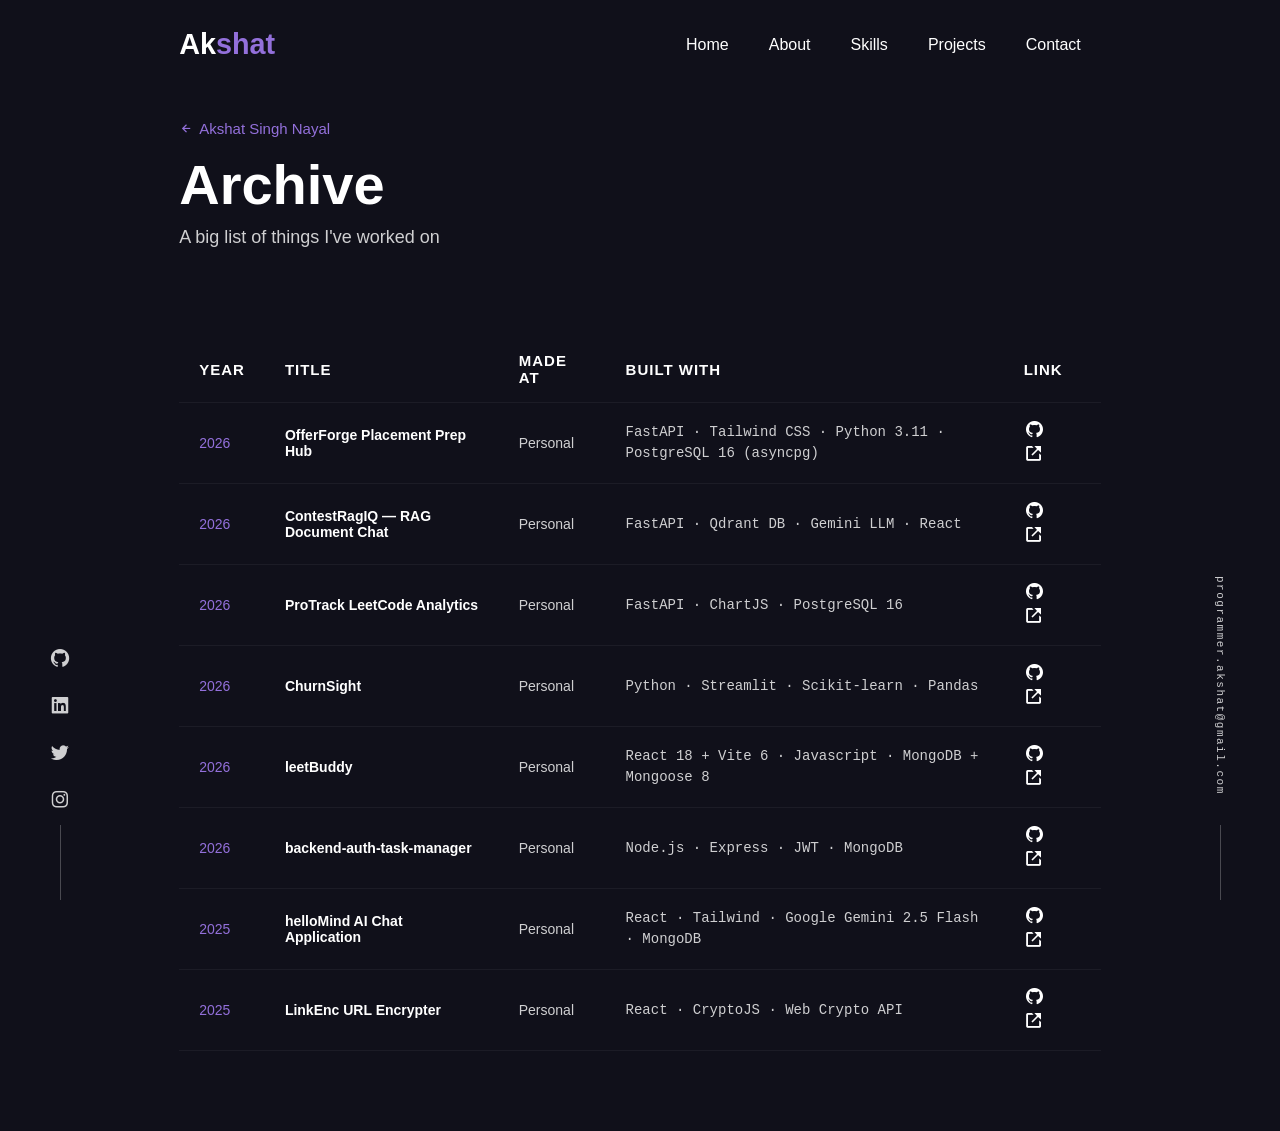
<file: akshat/archive.html>
<!DOCTYPE html>
<html lang="en">

<head>
  <meta charset="UTF-8">
  <meta http-equiv="X-UA-Compatible" content="IE=edge">
  <meta name="viewport" content="width=device-width, initial-scale=1.0">
  <meta name="description"
    content="Archive of projects built by Akshat Singh Nayal, featuring backend engineering, AI, and full-stack systems." />
  <meta name="robots" content="index, follow" />
  <link rel="canonical" href="https://akshatnayal.dev/archive.html" />

  <!-- Open Graph -->
  <meta property="og:title" content="Archive | Akshat Singh Nayal" />
  <meta property="og:description"
    content="Archive of projects built by Akshat Singh Nayal, featuring backend engineering, AI, and full-stack systems." />
  <meta property="og:url" content="https://akshatnayal.dev/archive.html" />
  <meta property="og:type" content="website" />
  <meta property="og:image" content="https://akshatnayal.dev/img/social-preview.png" />

  <!-- Twitter -->
  <meta name="twitter:card" content="summary_large_image" />
  <meta name="twitter:title" content="Archive | Akshat Singh Nayal" />
  <meta name="twitter:description" content="Archive of projects built by Akshat Singh Nayal." />
  <meta name="twitter:image" content="https://akshatnayal.dev/img/social-preview.png" />

  <!-- Structured Data JSON-LD -->
  <script type="application/ld+json">
  {
    "@context": "https://schema.org",
    "@type": "ItemPage",
    "name": "Archive of Projects - Akshat Singh Nayal",
    "description": "Comprehensive list of backend development, full-stack, and AI projects built by Akshat Singh Nayal.",
    "url": "https://akshatnayal.dev/archive.html",
    "author": {
      "@type": "Person",
      "name": "Akshat Singh Nayal"
    }
  }
  </script>

  <!-- Icon -->
  <link type="image/png" sizes="16x16" rel="icon" href="assets/anime.png">
  <!-- External CSS Link -->
  <link rel="stylesheet" type="text/css" href="assets/styles.css?v=9">

  <!-- Boxicons Script -->
  <link rel="stylesheet" href="https://unpkg.com/boxicons@latest/css/boxicons.min.css">

  <!-- Google Fonts Link -->
  <link rel="preconnect" href="https://fonts.googleapis.com">
  <link rel="preconnect" href="https://fonts.gstatic.com" crossorigin>
  <link href="https://fonts.googleapis.com/css2?family=Bangers&family=Kosugi+Maru&display=swap" rel="stylesheet">

  <title>Archive | Akshat Singh Nayal</title>
</head>

<body class="archive-page">
  <!-- Start of Header -->
  <header>
    <a href="index.html" class="logo">Ak<span>shat</span></a>
    <div class="bx bx-menu" id="menu-icon"></div>

    <ul class="navbar">
      <li><a href="index.html#home">Home</a></li>
      <li><a href="index.html#about">About</a></li>
      <li><a href="index.html#services">Skills</a></li>
      <li><a href="index.html#projects">Projects</a></li>
      <li><a href="index.html#contact">Contact</a></li>
    </ul>
  </header>
  <!-- End of Header -->

  <!-- Archive Content Section -->
  <section class="archive-section">
    <div class="archive-header">
      <a href="index.html#projects" class="back-link"><i class='bx bx-left-arrow-alt'></i> Akshat Singh Nayal</a>
      <h1>Archive</h1>
      <p class="subtitle">A big list of things I've worked on</p>
    </div>

    <div class="table-container">
      <table class="archive-table">
        <thead>
          <tr>
            <th>Year</th>
            <th>Title</th>
            <th class="hide-mobile">Made at</th>
            <th>Built with</th>
            <th>Link</th>
          </tr>
        </thead>
        <tbody>
          <!-- 2026 -->
          <tr>
            <td class="year-column">2026</td>
            <td class="title-column">OfferForge Placement Prep Hub</td>
            <td class="made-column hide-mobile">Personal</td>
            <td class="tech-column">FastAPI &middot; Tailwind CSS &middot; Python 3.11 &middot; PostgreSQL 16 (asyncpg)
            </td>
            <td class="links-column">
              <a href="https://github.com/AkshatSinghNayal/OfferForge" target="_blank" rel="noopener noreferrer"
                aria-label="GitHub"><i class='bx bxl-github'></i></a>
              <a href="https://offerforgeai.vercel.app/" target="_blank" rel="noopener noreferrer"
                aria-label="Live Demo"><i class='bx bx-link-external'></i></a>
            </td>
          </tr>
          <tr>
            <td class="year-column">2026</td>
            <td class="title-column">ContestRagIQ — RAG Document Chat</td>
            <td class="made-column hide-mobile">Personal</td>
            <td class="tech-column">FastAPI &middot; Qdrant DB &middot; Gemini LLM &middot; React</td>
            <td class="links-column">
              <a href="https://github.com/AkshatSinghNayal/ragFastAPI" target="_blank" rel="noopener noreferrer"
                aria-label="GitHub"><i class='bx bxl-github'></i></a>
              <a href="https://contextragiq.vercel.app/" target="_blank" rel="noopener noreferrer"
                aria-label="Live Demo"><i class='bx bx-link-external'></i></a>
            </td>
          </tr>
          <tr>
            <td class="year-column">2026</td>
            <td class="title-column">ProTrack LeetCode Analytics</td>
            <td class="made-column hide-mobile">Personal</td>
            <td class="tech-column">FastAPI &middot; ChartJS &middot; PostgreSQL 16</td>
            <td class="links-column">
              <a href="https://github.com/AkshatSinghNayal/leet-tracker" target="_blank" rel="noopener noreferrer"
                aria-label="GitHub"><i class='bx bxl-github'></i></a>
              <a href="https://protrack-kar.vercel.app/" target="_blank" rel="noopener noreferrer"
                aria-label="Live Demo"><i class='bx bx-link-external'></i></a>
            </td>
          </tr>
          <tr>
            <td class="year-column">2026</td>
            <td class="title-column">ChurnSight</td>
            <td class="made-column hide-mobile">Personal</td>
            <td class="tech-column">Python &middot; Streamlit &middot; Scikit-learn &middot; Pandas</td>
            <td class="links-column">
              <a href="https://github.com/AkshatSinghNayal/customer-churn-prediction" target="_blank"
                rel="noopener noreferrer" aria-label="GitHub"><i class='bx bxl-github'></i></a>
              <a href="https://codecurated04.vercel.app/" target="_blank" rel="noopener noreferrer"
                aria-label="Live Demo"><i class='bx bx-link-external'></i></a>
            </td>
          </tr>
          <tr>
            <td class="year-column">2026</td>
            <td class="title-column">leetBuddy</td>
            <td class="made-column hide-mobile">Personal</td>
            <td class="tech-column">React 18 + Vite 6 &middot; Javascript &middot; MongoDB + Mongoose 8</td>
            <td class="links-column">
              <a href="https://github.com/AkshatSinghNayal/LeetCodeHelper" target="_blank" rel="noopener noreferrer"
                aria-label="GitHub"><i class='bx bxl-github'></i></a>
              <a href="https://leet-code-helper.vercel.app/" target="_blank" rel="noopener noreferrer"
                aria-label="Live Demo"><i class='bx bx-link-external'></i></a>
            </td>
          </tr>
          <tr>
            <td class="year-column">2026</td>
            <td class="title-column">backend-auth-task-manager</td>
            <td class="made-column hide-mobile">Personal</td>
            <td class="tech-column">Node.js &middot; Express &middot; JWT &middot; MongoDB</td>
            <td class="links-column">
              <a href="https://github.com/AkshatSinghNayal/backend-auth-task-manager" target="_blank"
                rel="noopener noreferrer" aria-label="GitHub"><i class='bx bxl-github'></i></a>
              <a href="https://backend-auth-task-manager.vercel.app/" target="_blank" rel="noopener noreferrer"
                aria-label="Live Demo"><i class='bx bx-link-external'></i></a>
            </td>
          </tr>

          <!-- 2025 -->
          <tr>
            <td class="year-column">2025</td>
            <td class="title-column">helloMind AI Chat Application</td>
            <td class="made-column hide-mobile">Personal</td>
            <td class="tech-column">React &middot; Tailwind &middot; Google Gemini 2.5 Flash &middot; MongoDB</td>
            <td class="links-column">
              <a href="https://github.com/AkshatSinghNayal/helloMind" target="_blank" rel="noopener noreferrer"
                aria-label="GitHub"><i class='bx bxl-github'></i></a>
              <a href="https://sih-project-2025-bsvw.onrender.com" target="_blank" rel="noopener noreferrer"
                aria-label="Live Demo"><i class='bx bx-link-external'></i></a>
            </td>
          </tr>
          <tr>
            <td class="year-column">2025</td>
            <td class="title-column">LinkEnc URL Encrypter</td>
            <td class="made-column hide-mobile">Personal</td>
            <td class="tech-column">React &middot; CryptoJS &middot; Web Crypto API</td>
            <td class="links-column">
              <a href="https://github.com/AkshatSinghNayal/Python_Link_Encryption_Project" target="_blank"
                rel="noopener noreferrer" aria-label="GitHub"><i class='bx bxl-github'></i></a>
              <a href="https://linkenc.vercel.app/" target="_blank" rel="noopener noreferrer" aria-label="Live Demo"><i
                  class='bx bx-link-external'></i></a>
            </td>
          </tr>
        </tbody>
      </table>
    </div>
  </section>



  <!-- Fixed Sidebars -->
  <div class="left-social-sidebar">
    <ul class="sidebar-socials">
      <li><a href="https://github.com/AkshatSinghNayal" target="_blank" rel="noopener noreferrer" aria-label="GitHub"><i
            class='bx bxl-github'></i></a></li>
      <li><a href="https://linkedin.com/in/akshatnayal/" target="_blank" rel="noopener noreferrer"
          aria-label="LinkedIn"><i class='bx bxl-linkedin-square'></i></a></li>
      <li><a href="https://x.com/Akshat_Nayal" target="_blank" rel="noopener noreferrer" aria-label="X (Twitter)"><i
            class='bx bxl-twitter'></i></a></li>
      <li><a href="https://instagram.com/programmer__19" target="_blank" rel="noopener noreferrer"
          aria-label="Instagram"><i class='bx bxl-instagram'></i></a></li>
    </ul>
    <div class="sidebar-line"></div>
  </div>

  <div class="right-email-sidebar">
    <a href="mailto:programmer.akshat@gmail.com" class="sidebar-email">programmer.akshat@gmail.com</a>
    <div class="sidebar-line"></div>
  </div>

  <!-- JS Script Link -->
  <script src="assets/script.js"></script>
</body>

</html>
</file>
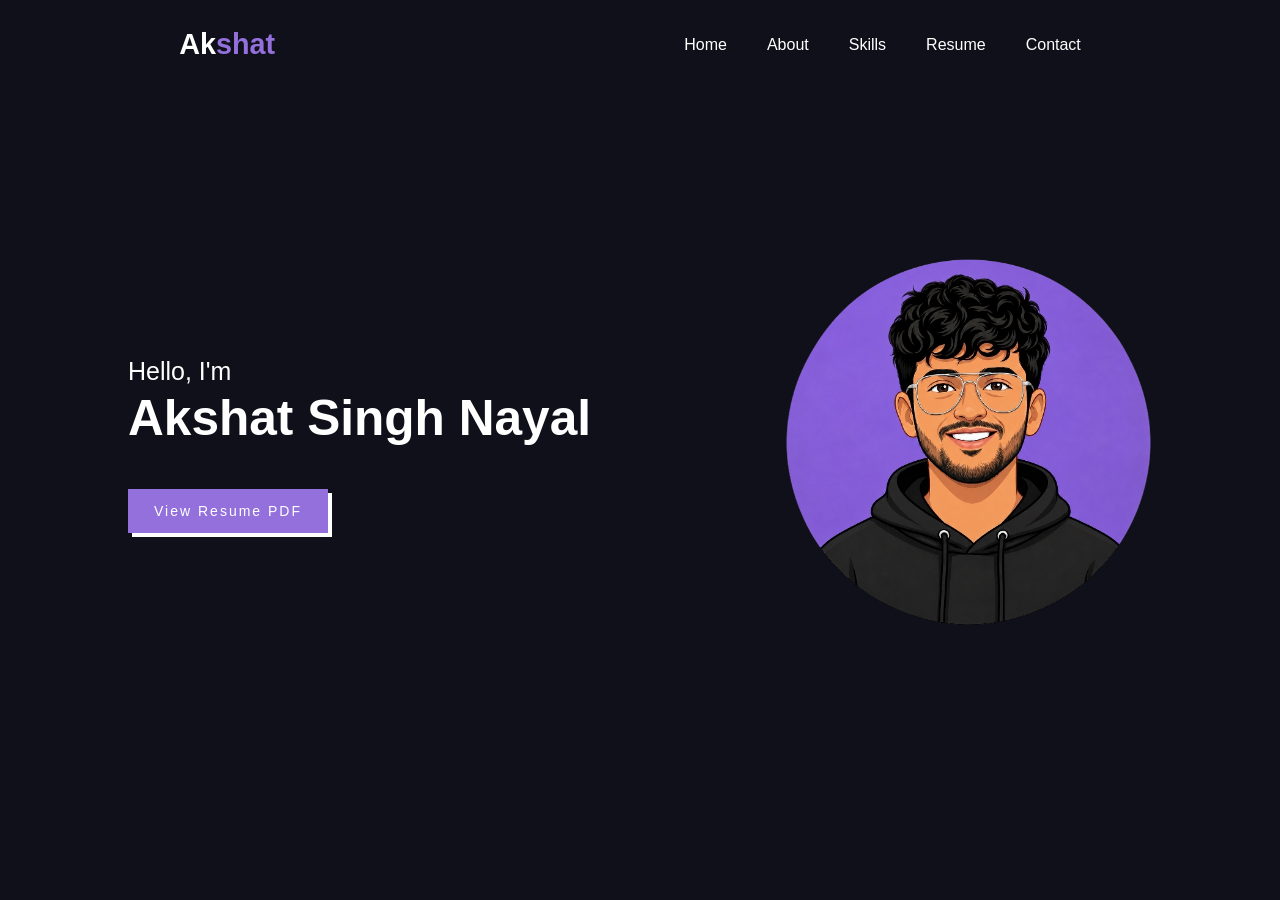
<file: akshat/preview-social.html>
<!DOCTYPE html>
<html lang="en">
<head>
  <meta charset="UTF-8">
  <meta name="viewport" content="width=device-width, initial-scale=1.0">
  <link rel="stylesheet" type="text/css" href="assets/styles.css?v=9">
  <link rel="preconnect" href="https://fonts.googleapis.com">
  <link rel="preconnect" href="https://fonts.gstatic.com" crossorigin>
  <link href="https://fonts.googleapis.com/css2?family=Bangers&family=Kosugi+Maru&display=swap" rel="stylesheet">
  <style>
    body {
      overflow: hidden;
    }

    .preview-wrap {
      height: 100vh;
      background: #10101a;
    }

    .preview-wrap .home {
      height: 100vh;
      padding-top: 110px;
      grid-template-columns: 1.25fr 0.75fr;
      grid-gap: 2.8rem;
    }

    .preview-wrap .home-text h5 {
      margin-bottom: 8px;
    }

    .preview-wrap .home-text h1 {
      font-size: 3.1rem;
      white-space: nowrap;
      margin-bottom: 46px;
    }

    .preview-wrap .typing-line {
      display: none;
    }

    .preview-wrap .home-img img {
      width: 420px;
    }
  </style>
  <title>Social Preview</title>
</head>
<body>
  <div class="preview-wrap">
    <header>
      <a href="#" class="logo">Ak<span>shat</span></a>
      <ul class="navbar">
        <li><a href="#home">Home</a></li>
        <li><a href="#about">About</a></li>
        <li><a href="#services">Skills</a></li>
        <li><a href="#resume">Resume</a></li>
        <li><a href="#contact">Contact</a></li>
      </ul>
    </header>

    <section class="home" id="home">
      <div class="home-text">
        <h5>Hello, I'm</h5>
        <h1>Akshat Singh Nayal</h1>
        <a href="#" class="btn">View Resume PDF</a>
      </div>

      <div class="home-img">
        <img src="img/home.png" alt="Akshat profile illustration">
      </div>
    </section>
  </div>
</body>
</html>
</file>
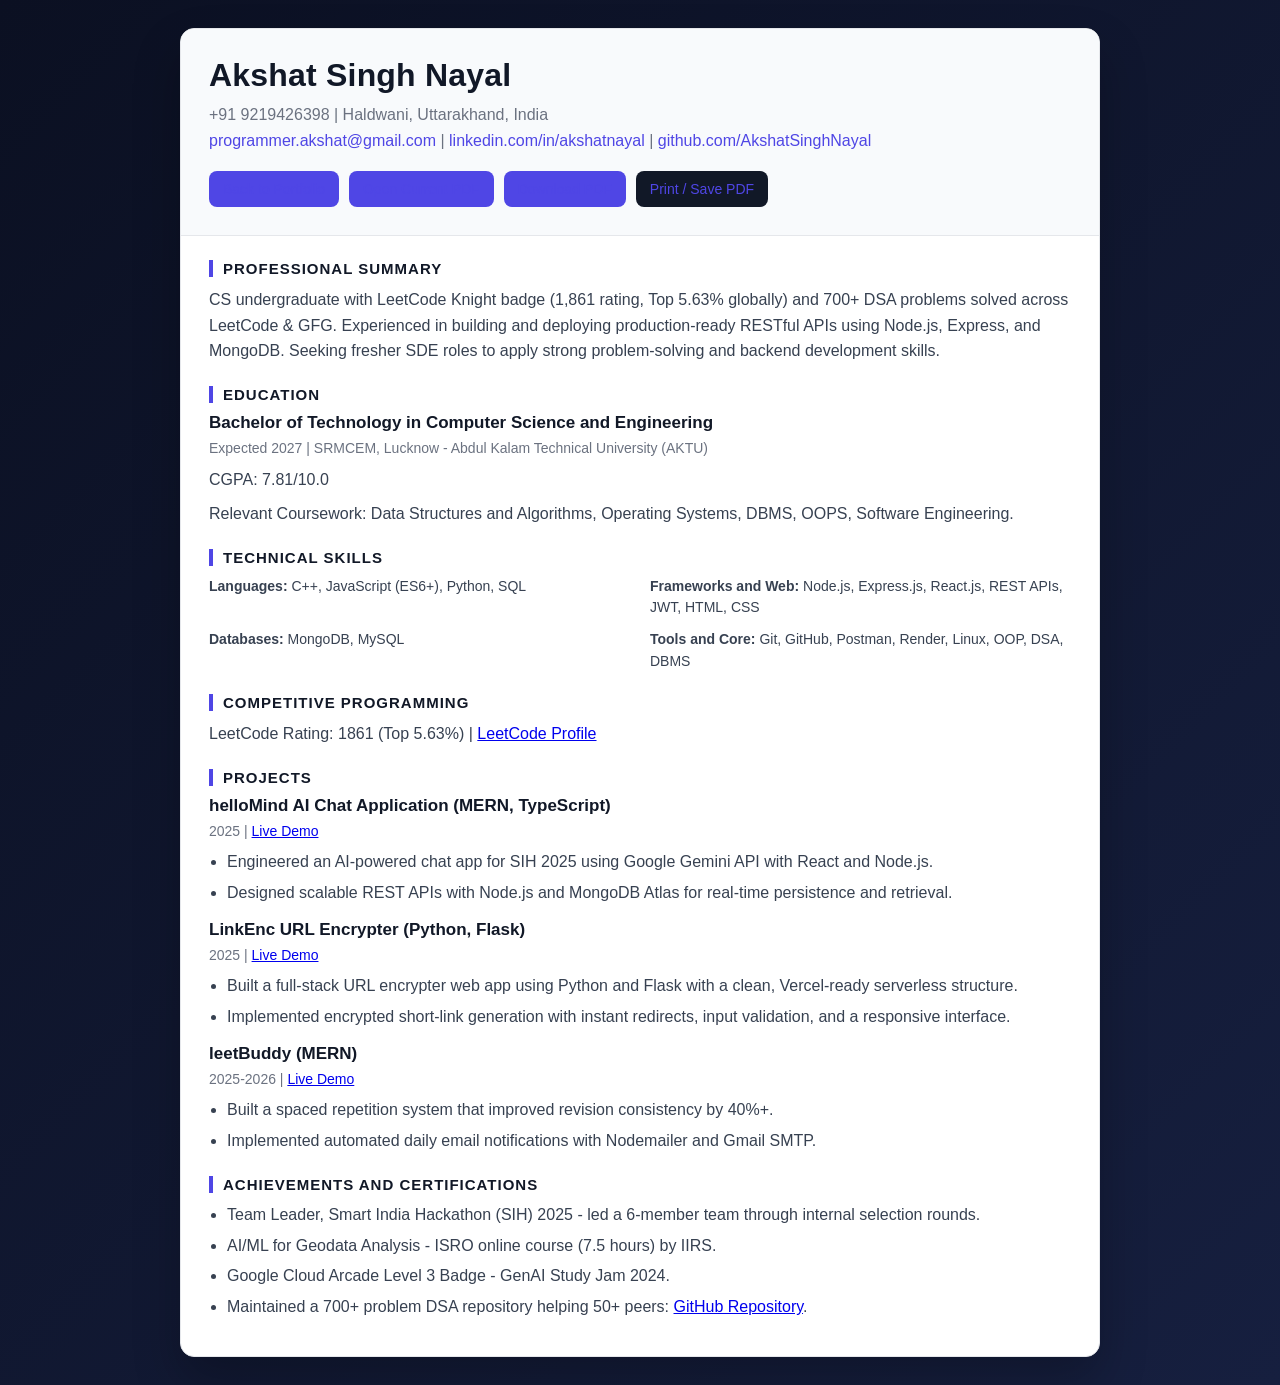
<file: akshat/resume.html>
<!DOCTYPE html>
<html lang="en">
<head>
  <meta charset="UTF-8">
  <meta name="viewport" content="width=device-width, initial-scale=1.0">
  <title>Akshat Singh Nayal - Resume</title>
  <style>
    :root {
      --bg: #0c1020;
      --paper: #ffffff;
      --text: #1f2937;
      --muted: #6b7280;
      --accent: #4f46e5;
      --border: #e5e7eb;
    }

    * {
      box-sizing: border-box;
    }

    body {
      margin: 0;
      font-family: "Segoe UI", Tahoma, Geneva, Verdana, sans-serif;
      background: linear-gradient(135deg, #0b1022, #161f3f);
      color: var(--text);
      padding: 28px 16px;
    }

    .resume {
      max-width: 920px;
      margin: 0 auto;
      background: var(--paper);
      border-radius: 14px;
      border: 1px solid var(--border);
      box-shadow: 0 24px 48px rgba(0, 0, 0, 0.24);
      overflow: hidden;
    }

    .header {
      padding: 28px;
      border-bottom: 1px solid var(--border);
      background: #f8fafc;
    }

    .header h1 {
      margin: 0;
      font-size: 32px;
      letter-spacing: 0.2px;
      color: #111827;
    }

    .header p {
      margin: 8px 0 0;
      color: var(--muted);
      line-height: 1.6;
    }

    .header a {
      color: var(--accent);
      text-decoration: none;
    }

    .header a:hover {
      text-decoration: underline;
    }

    .content {
      padding: 24px 28px 30px;
    }

    section {
      margin-top: 22px;
    }

    section:first-child {
      margin-top: 0;
    }

    h2 {
      margin: 0 0 10px;
      font-size: 15px;
      letter-spacing: 1px;
      text-transform: uppercase;
      color: #111827;
      border-left: 4px solid var(--accent);
      padding-left: 10px;
    }

    h3 {
      margin: 0;
      font-size: 17px;
      color: #111827;
    }

    .sub {
      margin: 4px 0 0;
      color: var(--muted);
      font-size: 14px;
    }

    p {
      margin: 8px 0 0;
      line-height: 1.6;
      color: #374151;
    }

    ul {
      margin: 8px 0 0 18px;
      padding: 0;
      color: #374151;
    }

    li {
      margin: 6px 0;
      line-height: 1.55;
    }

    .item {
      margin-top: 14px;
    }

    .item:first-of-type {
      margin-top: 0;
    }

    .skills-grid {
      display: grid;
      grid-template-columns: 1fr 1fr;
      gap: 10px 20px;
    }

    .skills-grid div {
      font-size: 14px;
      color: #374151;
      line-height: 1.55;
    }

    .actions {
      margin-top: 18px;
      display: flex;
      gap: 10px;
      flex-wrap: wrap;
    }

    .btn {
      display: inline-block;
      background: var(--accent);
      color: #fff;
      text-decoration: none;
      border-radius: 8px;
      padding: 10px 14px;
      font-size: 14px;
    }

    .btn.secondary {
      background: #111827;
    }

    @media (max-width: 700px) {
      .header h1 {
        font-size: 28px;
      }

      .content,
      .header {
        padding: 20px;
      }

      .skills-grid {
        grid-template-columns: 1fr;
      }
    }

    @media print {
      body {
        background: #fff;
        padding: 0;
      }

      .resume {
        box-shadow: none;
        border: none;
        border-radius: 0;
      }

      .actions {
        display: none;
      }
    }
  </style>
</head>
<body>
  <main class="resume">
    <header class="header">
      <h1>Akshat Singh Nayal</h1>
      <p>
        +91 9219426398 | Haldwani, Uttarakhand, India<br>
        <a href="mailto:programmer.akshat@gmail.com">programmer.akshat@gmail.com</a> |
        <a href="https://linkedin.com/in/akshatnayal/" target="_blank" rel="noopener noreferrer">linkedin.com/in/akshatnayal</a> |
        <a href="https://github.com/AkshatSinghNayal" target="_blank" rel="noopener noreferrer">github.com/AkshatSinghNayal</a>
      </p>
      <div class="actions">
        <a class="btn" href="index.html">Back to Portfolio</a>
        <a class="btn" href="AkshatSinghNayal_resume.pdf" target="_blank" rel="noopener noreferrer">Open Current PDF</a>
        <a class="btn" href="AkshatSinghNayal_resume.pdf" download>Download PDF</a>
        <a class="btn secondary" href="#" onclick="window.print(); return false;">Print / Save PDF</a>
      </div>
    </header>

    <div class="content">
      <section>
        <h2>Professional Summary</h2>
        <p>
          CS undergraduate with LeetCode Knight badge (1,861 rating, Top 5.63% globally) and 700+ DSA problems solved across LeetCode & GFG. Experienced in building and deploying production-ready RESTful APIs using Node.js, Express, and MongoDB. Seeking fresher SDE roles to apply strong problem-solving and backend development skills.
        </p>
      </section>

      <section>
        <h2>Education</h2>
        <div class="item">
          <h3>Bachelor of Technology in Computer Science and Engineering</h3>
          <p class="sub">Expected 2027 | SRMCEM, Lucknow - Abdul Kalam Technical University (AKTU)</p>
          <p>CGPA: 7.81/10.0</p>
          <p>Relevant Coursework: Data Structures and Algorithms, Operating Systems, DBMS, OOPS, Software Engineering.</p>
        </div>
      </section>

      <section>
        <h2>Technical Skills</h2>
        <div class="skills-grid">
          <div><strong>Languages:</strong> C++, JavaScript (ES6+), Python, SQL</div>
          <div><strong>Frameworks and Web:</strong> Node.js, Express.js, React.js, REST APIs, JWT, HTML, CSS</div>
          <div><strong>Databases:</strong> MongoDB, MySQL</div>
          <div><strong>Tools and Core:</strong> Git, GitHub, Postman, Render, Linux, OOP, DSA, DBMS</div>
        </div>
      </section>

      <section>
        <h2>Competitive Programming</h2>
        <p>
          LeetCode Rating: 1861 (Top 5.63%) |
          <a href="https://leetcode.com/Akshat_Nayal/" target="_blank" rel="noopener noreferrer">LeetCode Profile</a>
        </p>
      </section>

      <section>
        <h2>Projects</h2>
        <div class="item">
          <h3>helloMind AI Chat Application (MERN, TypeScript)</h3>
          <p class="sub">2025 | <a href="https://sih-project-2025-bsvw.onrender.com" target="_blank" rel="noopener noreferrer">Live Demo</a></p>
          <ul>
            <li>Engineered an AI-powered chat app for SIH 2025 using Google Gemini API with React and Node.js.</li>
            <li>Designed scalable REST APIs with Node.js and MongoDB Atlas for real-time persistence and retrieval.</li>
          </ul>
        </div>

        <div class="item">
          <h3>LinkEnc URL Encrypter (Python, Flask)</h3>
          <p class="sub">2025 | <a href="https://linkenc.vercel.app/" target="_blank" rel="noopener noreferrer">Live Demo</a></p>
          <ul>
            <li>Built a full-stack URL encrypter web app using Python and Flask with a clean, Vercel-ready serverless structure.</li>
            <li>Implemented encrypted short-link generation with instant redirects, input validation, and a responsive interface.</li>
          </ul>
        </div>

        <div class="item">
          <h3>leetBuddy (MERN)</h3>
          <p class="sub">2025-2026 | <a href="https://leet-code-helper.vercel.app" target="_blank" rel="noopener noreferrer">Live Demo</a></p>
          <ul>
            <li>Built a spaced repetition system that improved revision consistency by 40%+.</li>
            <li>Implemented automated daily email notifications with Nodemailer and Gmail SMTP.</li>
          </ul>
        </div>
      </section>

      <section>
        <h2>Achievements and Certifications</h2>
        <ul>
          <li>Team Leader, Smart India Hackathon (SIH) 2025 - led a 6-member team through internal selection rounds.</li>
          <li>AI/ML for Geodata Analysis - ISRO online course (7.5 hours) by IIRS.</li>
          <li>Google Cloud Arcade Level 3 Badge - GenAI Study Jam 2024.</li>
          <li>Maintained a 700+ problem DSA repository helping 50+ peers: <a href="https://github.com/AkshatSinghNayal/leetcode" target="_blank" rel="noopener noreferrer">GitHub Repository</a>.</li>
        </ul>
      </section>
    </div>
  </main>
</body>
</html>
</file>
<file: akshat/assets/styles.css>
*{
  padding: 0;
  margin: 0;
  box-sizing: border-box;
  font-family: 'Kosugi Maru', sans-serif; /* anime font */
  text-decoration: none;
  list-style: none;
  scroll-behavior: smooth;
  scroll-padding-top: 5.5rem; /* adjusted for scrolled header */
}

/* Custom Scrollbar */
::-webkit-scrollbar {
  width: 8px;
}
::-webkit-scrollbar-track {
  background: #10101a;
}
::-webkit-scrollbar-thumb {
  background: rgba(147, 112, 219, 0.45);
  border-radius: 4px;
  transition: background 0.3s;
}
::-webkit-scrollbar-thumb:hover {
  background: rgba(147, 112, 219, 0.7);
}

@keyframes float {
  0% {
    transform: translateY(0px);
  }
  50% {
    transform: translateY(-12px);
  }
  100% {
    transform: translateY(0px);
  }
}

:root {
  --bg--color: #10101a;
  --main-color: #9370DB;
  --2nd-main-color: #ffffffcc;
  --text-color: #fff;
  --big-font: 5rem;
  --h2-font: 1.9rem;
  --p-font: 1rem;
}

body {
  background-color: var(--bg--color);
  color: var(--text-color);
  -webkit-font-smoothing: antialiased;
  -moz-osx-font-smoothing: grayscale;
  text-rendering: optimizeLegibility;
}

/* Header */
header {
  position: fixed;
  top: 0;
  width: 100%;
  right: 0;
  z-index: 1000;
  display: flex;
  align-items: center;
  justify-content: space-between;
  background: transparent;
  padding: 28px 14%;
  transition: all 0.4s cubic-bezier(0.25, 0.8, 0.25, 1);
  border-bottom: 1px solid transparent;
}

header.scrolled {
  background: rgba(16, 16, 26, 0.85);
  backdrop-filter: blur(12px);
  -webkit-backdrop-filter: blur(12px);
  padding: 16px 14%;
  box-shadow: 0 10px 30px rgba(0, 0, 0, 0.3);
  border-bottom: 1px solid rgba(147, 112, 219, 0.12);
}

/* Navbar */
.logo {
  color: var(--text-color);
  font-size: 1.8rem;
  font-weight: 600;
  transition: transform 0.3s;
}

.logo:hover {
  transform: scale(1.03);
}

span {
  color: var(--main-color)
}

.navbar {
  display: flex;
}

.navbar a {
  color: var(--text-color);
  font-size: 1rem;
  font-weight: 500;
  padding: 8px 16px;
  margin: 0 4px;
  transition: color 0.3s, border-color 0.3s;
  border-bottom: 2px solid transparent;
}

.navbar a:hover,
.navbar a.active-nav {
  color: var(--main-color);
  border-bottom: 2px solid var(--main-color);
}

#menu-icon {
  font-size: 28px;
  z-index: 10001;
  cursor: pointer;
  display: none;
  transition: transform 0.3s;
}

#menu-icon:hover {
  transform: scale(1.1);
}

/* Home Section */
section {
  padding: 120px 14%;
}

.home {
  display: grid;
  grid-template-columns: 1.45fr 0.55fr;
  grid-gap: 2.2rem;
  align-items: center;
  position: relative;
  height: 100vh;
  width: 100%;
  padding: 120px 10%;
}

.home-img img {
  width: 430px;
  max-width: 100%;
  height: auto;
  animation: float 5s ease-in-out infinite;
}

.home-text h5 {
  color: var(--text-color);
  font-size: 25px;
  font-weight: 500;
  margin: 0 0 20px;
}

.home-text h1 {
  color: var(--text-color);
  font-size: clamp(3rem, 4.8vw, 4.4rem);
  font-weight: 700;
  margin: 0 0 10px;
  line-height: 1;
  white-space: nowrap;
}

.home-role {
  color: var(--main-color);
  font-size: clamp(1.4rem, 2.2vw, 1.8rem);
  font-weight: 600;
  letter-spacing: 2px;
  text-transform: uppercase;
  margin: 0 0 20px;
  display: block;
}

.home-text h6 {
  color: var(--2nd-main-color);
  font-size: clamp(0.95rem, 1.2vw, 1.1rem);
  font-weight: 350;
  line-height: 1.6;
  margin-bottom: 25px;
  max-width: 650px;
}

.typing-line {
  display: block;
  max-width: 650px;
  white-space: normal;
  word-break: break-word;
}

#typed-greeting,
#typed-name,
#typed-text {
  color: var(--text-color);
}

#typed-text .typed-highlight {
  color: var(--main-color);
}

.typing-cursor {
  color: var(--main-color);
  margin-left: 3px;
  font-weight: 700;
  display: inline-block;
  animation: typingBlink 0.9s step-end infinite;
}

@keyframes typingBlink {
  0%,
  45% {
    opacity: 1;
  }
  50%,
  100% {
    opacity: 0;
  }
}

.btn {
  background: var(--main-color);
  color: var(--text-color);
  box-shadow: 4px 4px var(--text-color);
  display: inline-block;
  padding: 0 25px;
  line-height: 42px;
  border: 1px solid transparent;
  font-size: 14px;
  font-weight: 400;
  letter-spacing: 2px;
  transition: ease all 0.35s;
}

.btn:hover {
  background: var(--text-color);
  color: var(--main-color);
  box-shadow: 4px 4px var(--main-color);
}

/* About Section */
.about {
  display: grid;
  grid-template-columns: 1.1fr 2fr;
  grid-gap: 5rem;
  align-items: center;
}

.about-img img {
  width: 440px;
  max-width: 100%;
  height: auto;
  border-radius: 12px;
}

.about-text h3 {
  color: var(--text-color);
  font-size: 30px;
  font-weight: 300;
  margin: 0 0 30px;
  letter-spacing: 6px;
}

.about-text h2 {
  font-size: var(--h2-font);
  font-weight: 500;
  line-height: 1.2;
  margin-bottom: 0.5rem;
  max-width: 470;
  margin-bottom: 2rem;
}

.about-text p {
  color: var(--2nd-main-color);
  font-size: var(--p-font);
  font-weight: 300;
  line-height: 1.8rem;
  margin-bottom: 1.5rem;
  max-width: 570px;
}

.main-btn .btn {
  margin-right: 20px;
}

/* Services Section */
.center {
  text-align: center;
}

.center h3 {
  color: var(--text-color);
  font-size: 30px;
  font-weight: 300;
  letter-spacing: 6px;
}

.service-content {
  display: grid;
  grid-template-columns: repeat(auto-fit, minmax(280px, 1fr));
  grid-gap: 2rem;
  align-items: stretch;
  margin-top: 4.4rem;
}

.row {
  background: #0b0b13;
  padding: 35px 25px;
  border-radius: 8px;
  border: 1px solid rgba(255, 255, 255, 0.05);
  cursor: pointer;
  display: flex;
  flex-direction: column;
  transition: transform 0.4s cubic-bezier(0.25, 0.8, 0.25, 1), box-shadow 0.4s cubic-bezier(0.25, 0.8, 0.25, 1), border-color 0.4s;
}

.row i {
  color: var(--main-color);
  font-size: 2.2rem;
  margin-bottom: 15px;
}

.row h3 {
  font-size: 1.15rem;
  font-weight: 500;
  margin-bottom: 12px;
  color: var(--text-color);
}

.row p {
  font-size: 14px;
  color: var(--2nd-main-color);
  line-height: 1.6;
}

.row:hover {
  transform: translateY(-8px);
  box-shadow: 0 20px 30px -15px rgba(147, 112, 219, 0.15);
  border-color: rgba(147, 112, 219, 0.35);
  background: rgba(147, 112, 219, 0.02);
}

/* CTA Section */
.cta {
  background: #0b0b13;
  width: 100%;
  padding: 150px 0;
  text-align: center;
  margin: 100px auto;
}

.cta h4 {
  color: var(--text-color);
  font-size: 1.6rem;
  font-weight: 300;
  margin-bottom: 30px;
}

/* Resume Section */
.resume {
  text-align: center;
}

.resume h3 {
  color: var(--text-color);
  font-size: 30px;
  font-weight: 580;
  margin: 0 0 30px;
  letter-spacing: 6px;
}

.resume .center {
  display: flex;
  justify-content: center;
}

.resume-content {
  display: grid;
  grid-template-columns: repeat(auto-fit, minmax(350px, auto));
  grid-gap: 2rem;
  align-items: center;
  margin-top: 4.4rem;
}

.box {
  background: #0b0b13;
  padding: 60px 35px;
  border-radius: 12px;
  border: 1px solid rgba(255, 255, 255, 0.03);
  cursor: pointer;
  transition: transform 0.4s cubic-bezier(0.25, 0.8, 0.25, 1), box-shadow 0.4s cubic-bezier(0.25, 0.8, 0.25, 1), border-color 0.4s;
  display: flex;
  flex-direction: column;
}

.box h6 {
  color: #3e4455;
  font-size: 14px;
  font-weight: 600;
  margin-bottom: 10px;
}

.box h4 {
  color: var(--text-color);
  font-size: 1.3rem;
  font-weight: 700;
  margin-top: 25px;
  margin-bottom: 13px;
}

.box p {
  font-size: var(--p-font);
  font-weight: 300;
  margin-bottom: 1.2rem;
  line-height: 1.8rem;
  color: var(--2nd-main-color);
}

.box h5 {
  font-size: 14px;
  font-weight: 500;
  color: var(--2nd-main-color);
}

.box .click-hint {
  display: inline-block;
  margin-top: auto;
  padding-top: 16px;
  margin-bottom: 30px;
  font-size: 14px;
  font-weight: 600;
  color: #3e4455;
  letter-spacing: 1px;
}

.box:hover {
  transform: translateY(-8px);
  box-shadow: 0 15px 35px rgba(147, 112, 219, 0.15);
  border-color: rgba(147, 112, 219, 0.35);
}

.clickable-box {
  display: block;
  text-decoration: none;
}

.clickable-box:hover {
  text-decoration: none;
}

/* Contact Section */
.contact {
  text-align: center;
}

.contact-center {
  display: flex;
  justify-content: center;
  align-items: center;
  height: 100%;
}

.contact-form {
  display: flex;
  flex-direction: column;
  align-items: center;
  justify-content: center;
  margin-top: 4.2rem;
}

.contact-links {
  width: 550px;
  text-align: left;
  margin-bottom: 1.2rem;
  color: var(--2nd-main-color);
  line-height: 1.9;
}

.contact-links a,
.contact-links a:link,
.contact-links a:visited,
.contact-links a:hover,
.contact-links a:active,
.contact-links a:focus,
.contact-links a:focus-visible {
  color: var(--main-color) !important;
  text-decoration: none;
}

.contact-form form {
  position: relative;
  width: 550px;
}

form input, 
form textarea {
  width: 100%;
  padding: 20px;
  outline: none;
  border: 1px solid rgba(255, 255, 255, 0.05);
  background: #0b0b13;
  color: var(--text-color);
  margin-bottom: 0.8rem;
  border-radius: 8px;
  transition: border-color 0.3s, box-shadow 0.3s;
}

form input:focus, 
form textarea:focus {
  border-color: var(--main-color);
  box-shadow: 0 0 12px rgba(147, 112, 219, 0.25);
}

form input::placeholder, 
form textarea::placeholder {
  color: var(--2nd-main-color);
}

textarea {
  height: 200px;
  resize: none;
}

form .send-btn {
  background: var(--main-color);
  color: var(--text-color);
  box-shadow: 4px 4px var(--text-color);
  display: inline-block;
  padding: 0 25px;
  line-height: 42px;
  border: 1px solid transparent;
  font-size: 14px;
  font-weight: 400;
  letter-spacing: 2px;
  transition: ease all 0.35s;
  margin-top: 5px;
}

form .send-btn:hover {
  background: var(--text-color);
  color: var(--main-color);
  box-shadow: 4px 4px var(--main-color);
}

/* Footer */
.footer {
  text-align: center;
  padding: 30px;
  color: var(--2nd-main-color);
  background: #0b0b13;
  line-height: 1.8rem;
  margin-top: 3rem;
}

.footer-socials {
  display: flex;
  align-items: center;
  justify-content: center;
  gap: 14px;
  margin-bottom: 14px;
}

.footer-socials a,
.footer-socials a:link,
.footer-socials a:visited,
.footer-socials a:hover,
.footer-socials a:active,
.footer-socials a:focus,
.footer-socials a:focus-visible {
  width: 42px;
  height: 42px;
  border: 1px solid var(--main-color);
  border-radius: 50%;
  display: inline-flex;
  align-items: center;
  justify-content: center;
  color: var(--main-color);
  background: transparent;
  font-size: 1.2rem;
  transition: all .30s ease;
  text-decoration: none;
}

.footer-socials a:hover {
  background: rgb(147 112 219 / 12%);
  transform: translateY(-4px);
  box-shadow: 0 8px 18px rgb(0 0 0 / 50%);
}

.footer-socials a i {
  color: inherit;
}

.footer-socials a[href^="mailto:"],
.footer-socials a[href^="mailto:"]:link,
.footer-socials a[href^="mailto:"]:visited,
.footer-socials a[href^="mailto:"]:hover,
.footer-socials a[href^="mailto:"]:active,
.footer-socials a[href^="mailto:"] i {
  color: var(--main-color) !important;
  -webkit-text-fill-color: var(--main-color) !important;
}

.footer-socials a:focus,
.footer-socials a:focus-visible {
  outline: none;
}


/* Media query for mobile devices with screen size up to 768px */
@media (max-width: 768px) {
  section {
    padding: 60px 5%;
  }

  header {
    padding: 18px 5%;
  }

  .logo {
    font-size: 1.5rem;
  }

  #menu-icon {
    display: block;
  }

  .navbar {
    background: #0b0b13;
    position: absolute;
    top: -500px;
    right: 0;
    left: 0;
    display: flex;
    flex-direction: column;
    box-shadow: 0px 15px 30px 0px rgb(0 0 0 / 70%);
    text-align: left;
    transition: 0.2s ease;
  }

  .navbar a {
    display: block;
    margin: 0.8rem 1.2rem;
    padding: 0.8rem;
    border-left: 2px solid var(--main-color);
  }

  .navbar.active {
    top: 100%;
  }

  .home {
    grid-template-columns: 1fr;
    grid-gap: 2rem;
    margin-top: 60px;
    height: auto;
    text-align: center;
    padding: 60px 5%;
  }

  .home-img img {
    width: 280px;
    max-width: 100%;
    margin: 0 auto;
    height: auto;
  }

  .home-text h5 {
    font-size: 20px;
  }

  .home-text h1 {
    font-size: 2.2rem;
  }

  .home-role {
    font-size: 1.3rem;
    margin-bottom: 15px;
  }

  .home-text h6 {
    font-size: 14px;
  }

  .typing-line {
    max-width: 100%;
  }

  .about {
    grid-template-columns: 1fr;
    grid-gap: 2.5rem;
    text-align: center;
    padding: 60px 5%;
  }

  .about-img img {
    width: 280px;
    max-width: 100%;
    margin: 0 auto;
    height: auto;
  }

  .about-text h3 {
    font-size: 22px;
    margin: 0 0 15px;
    letter-spacing: 4px;
  }

  .about-text h2 {
    font-size: 1.5rem;
    margin-bottom: 1.5rem;
  }

  .about-text p {
    font-size: 0.95rem;
    line-height: 1.6rem;
    margin: 0 auto 1.5rem;
  }

  .center h3, .resume h3 {
    font-size: 1.6rem;
    letter-spacing: 3px;
  }

  .service-content {
    grid-template-columns: 1fr;
    grid-gap: 1.5rem;
    margin-top: 2.5rem;
  }

  .row {
    padding: 25px 20px;
  }

  .row i {
    font-size: 2rem;
    margin-bottom: 12px;
  }

  .row h3 {
    margin-bottom: 12px;
  }

  .row p {
    font-size: 15px;
    line-height: 24px;
  }

  .cta {
    padding: 60px 5%;
    margin: 60px auto;
  }

  .cta h4 {
    font-size: 1.25rem;
    margin-bottom: 20px;
  }

  .resume-content {
    grid-template-columns: 1fr;
    grid-gap: 1.5rem;
    margin-top: 2.5rem;
  }

  .box {
    padding: 30px 20px;
  }

  .box h4 {
    font-size: 1.1rem;
    margin-top: 15px;
    margin-bottom: 10px;
  }

  .box p {
    font-size: 0.85rem;
    line-height: 1.5rem;
  }

  .box h5 {
    font-size: 13px;
  }

  .box .click-hint {
    margin-top: 10px;
    margin-bottom: 10px;
    padding-top: 10px;
  }

  .contact-form {
    margin-top: 2.5rem;
  }

  .contact-form form {
    width: 100%;
  }

  .contact-links {
    width: 100%;
  }

  form input, 
  form textarea {
    padding: 15px;
  }

  textarea {
    height: 160px;
  }

  .footer-socials {
    gap: 10px;
    flex-wrap: wrap;
  }
}

/* Media query for extra small devices (phones up to 480px) */
@media (max-width: 480px) {
  .logo {
    font-size: 1.3rem;
  }

  .home-text h1 {
    font-size: 1.7rem;
  }

  .home-text h5 {
    font-size: 18px;
  }

  .about-text h2 {
    font-size: 1.3rem;
  }

  .center h3, .resume h3 {
    font-size: 1.35rem;
    letter-spacing: 2px;
  }

  .cta h4 {
    font-size: 1.1rem;
  }

  .row, .box {
    padding: 25px 15px;
  }
}

@media (max-width: 1200px) {
  .home-text h1 {
    white-space: normal;
  }

  .typing-line {
    max-width: 680px;
    white-space: normal;
  }
}


/* Interactive tags styling */
.tags {
  display: flex;
  flex-wrap: wrap;
  gap: 8px;
  margin-top: 15px;
  margin-bottom: 12px;
}

.tag {
  background: rgba(147, 112, 219, 0.08);
  color: var(--main-color);
  font-size: 11px;
  font-weight: 500;
  padding: 4px 10px;
  border-radius: 20px;
  border: 1px solid rgba(147, 112, 219, 0.18);
  transition: all 0.35s ease;
  letter-spacing: 0.5px;
}

.box:hover .tag {
  background: rgba(147, 112, 219, 0.2);
  border-color: rgba(147, 112, 219, 0.5);
  color: #fff;
  box-shadow: 0 0 8px rgba(147, 112, 219, 0.35);
}

/* Pulsing CLICK hint on box hover */
@keyframes pulseHint {
  0% {
    color: #3e4455;
    transform: scale(1);
  }
  50% {
    color: var(--main-color);
    transform: scale(1.05);
    text-shadow: 0 0 8px rgba(147, 112, 219, 0.4);
  }
  100% {
    color: #3e4455;
    transform: scale(1);
  }
}

.box:hover .click-hint {
  animation: pulseHint 1.5s infinite ease-in-out;
}

/* About Tech Stack Pills */
.about-tech-stack {
  display: flex;
  flex-wrap: wrap;
  gap: 10px;
  margin: 1.5rem 0;
}

.tech-pill {
  background: rgba(147, 112, 219, 0.08);
  color: var(--main-color);
  font-size: 13px;
  font-weight: 500;
  padding: 6px 14px;
  border-radius: 20px;
  border: 1px solid rgba(147, 112, 219, 0.2);
  transition: all 0.3s ease;
}

.tech-pill:hover {
  background: rgba(147, 112, 219, 0.2);
  border-color: rgba(147, 112, 219, 0.5);
  transform: translateY(-2px);
  box-shadow: 0 4px 12px rgba(147, 112, 219, 0.2);
}

/* SDE Note */
.about-sde-note {
  font-size: var(--p-font);
  font-weight: 400;
  color: var(--text-color);
  margin-top: 1rem;
  margin-bottom: 2rem;
  border-left: 3px solid var(--main-color);
  padding-left: 12px;
}

/* About Subtitle */
.about-subtitle {
  color: var(--text-color);
  font-size: 20px;
  font-weight: 500;
  margin-top: 2.5rem;
  margin-bottom: 1rem;
  letter-spacing: 2px;
  text-transform: uppercase;
}

/* Facts Grid */
.facts-grid {
  display: grid;
  grid-template-columns: repeat(auto-fit, minmax(200px, 1fr));
  gap: 12px;
  margin-top: 1rem;
  margin-bottom: 2rem;
}

.fact-card {
  display: flex;
  align-items: center;
  gap: 10px;
  background: rgba(255, 255, 255, 0.02);
  padding: 10px 14px;
  border-radius: 8px;
  border: 1px solid rgba(255, 255, 255, 0.05);
  transition: all 0.3s ease;
}

.fact-card:hover {
  background: rgba(147, 112, 219, 0.05);
  border-color: rgba(147, 112, 219, 0.3);
  transform: translateY(-2px);
  box-shadow: 0 4px 12px rgba(0, 0, 0, 0.15);
}

.fact-icon {
  color: #10b981;
  font-weight: bold;
  font-size: 16px;
}

.fact-label {
  color: var(--2nd-main-color);
  font-size: 14px;
  font-weight: 500;
}

/* Responsive adjustments for new About elements */
@media (max-width: 768px) {
  .about-tech-stack {
    justify-content: center;
  }
  .about-sde-note {
    border-left: none;
    border-top: 2px solid var(--main-color);
    border-bottom: 2px solid var(--main-color);
    padding: 8px 0;
    max-width: 280px;
    margin: 1.5rem auto;
  }
  .fact-card {
    justify-content: center;
  }
}

/* Projects Section Styling */
.projects {
  padding: 90px 20px 70px;
  max-width: 1000px;
  margin: 0 auto;
}

.hide-project {
  display: none !important;
}

.section-num-heading {
  display: flex;
  align-items: center;
  white-space: nowrap;
  font-size: clamp(22px, 4vw, 28px);
  margin: 10px 0 40px;
  width: 100%;
  color: var(--text-color);
}

.section-num-heading span {
  color: var(--main-color);
  font-family: monospace;
  font-weight: normal;
  font-size: clamp(16px, 3vw, 20px);
  margin-right: 10px;
}

.section-num-heading::after {
  content: "";
  display: block;
  position: relative;
  top: -1px;
  width: 250px;
  height: 1px;
  margin-left: 20px;
  background-color: rgba(147, 112, 219, 0.2);
}

.featured-showcase {
  margin-top: 3.5rem;
  display: flex;
  flex-direction: column;
  gap: 7rem;
}

.featured-project {
  display: grid;
  grid-template-columns: repeat(12, 1fr);
  align-items: center;
  gap: 10px;
}

/* Image on left/right styling */
.featured-project .project-img {
  grid-column: 1 / 8;
  grid-row: 1 / -1;
  position: relative;
  border-radius: 8px;
  overflow: hidden;
  box-shadow: 0 10px 30px -15px rgba(0, 0, 0, 0.5);
  transition: all 0.3s ease;
  z-index: 1;
  will-change: transform, box-shadow;
  max-height: 380px;
}

.featured-project:nth-child(even) .project-img {
  grid-column: 6 / -1;
  grid-row: 1 / -1;
}

.featured-project .project-img a {
  width: 100%;
  height: 100%;
  display: block;
  background-color: var(--main-color);
}

.featured-project .project-img img {
  width: 100%;
  height: 100%;
  display: block;
  object-fit: cover;
  object-position: top;
  opacity: 0.85;
  mix-blend-mode: multiply;
  filter: grayscale(40%) contrast(1.1) brightness(90%);
  transition: all 0.3s ease;
}

.featured-project .project-img:hover img {
  opacity: 1;
  mix-blend-mode: normal;
  filter: none;
}

.featured-project .project-img:hover {
  transform: translateY(-4px);
  box-shadow: 0 20px 40px -20px rgba(147, 112, 219, 0.4);
}

/* Content block styling */
.featured-project .project-content {
  grid-column: 6 / -1;
  grid-row: 1 / -1;
  text-align: right;
  z-index: 2;
  position: relative;
}

.featured-project:nth-child(even) .project-content {
  grid-column: 1 / 8;
  grid-row: 1 / -1;
  text-align: left;
}

.project-overline {
  color: var(--main-color);
  font-size: 13px;
  font-weight: 500;
  letter-spacing: 1px;
  margin-bottom: 8px;
  display: block;
  text-shadow: 0 2px 4px rgba(0, 0, 0, 0.9);
}

.project-title {
  font-size: clamp(20px, 3vw, 24px);
  margin-bottom: 20px;
  text-shadow: 0 2px 4px rgba(0, 0, 0, 0.9);
}

.project-title a {
  color: var(--text-color);
  transition: color 0.3s ease;
}

.project-title a:hover {
  color: var(--main-color);
}

.project-description {
  background: rgba(20, 20, 35, 0.9);
  backdrop-filter: blur(10px);
  border: 1px solid rgba(147, 112, 219, 0.15);
  padding: 20px 25px;
  border-radius: 6px;
  color: var(--2nd-main-color);
  font-size: 14px;
  line-height: 1.6;
  text-align: left;
  box-shadow: 0 10px 30px -15px rgba(0, 0, 0, 0.5);
  transition: border-color 0.3s ease;
}

.featured-project:hover .project-description {
  border-color: rgba(147, 112, 219, 0.35);
}

.project-tech-list {
  display: flex;
  flex-wrap: wrap;
  justify-content: flex-end;
  gap: 15px;
  margin: 20px 0 10px;
}

.featured-project:nth-child(even) .project-tech-list {
  justify-content: flex-start;
}

.project-tech-list li {
  color: var(--2nd-main-color);
  font-size: 13px;
  font-family: monospace;
  text-shadow: 0 2px 4px rgba(0, 0, 0, 0.9);
}

.project-links {
  display: flex;
  justify-content: flex-end;
  gap: 15px;
  margin-top: 15px;
}

.featured-project:nth-child(even) .project-links {
  justify-content: flex-start;
}

.project-links a {
  color: var(--text-color);
  font-size: 22px;
  transition: all 0.3s ease;
  filter: drop-shadow(0 2px 4px rgba(0, 0, 0, 0.9));
}

.project-links a:hover {
  color: var(--main-color);
  transform: translateY(-2px);
}

/* Other Noteworthy Projects Grid */
.noteworthy-section {
  margin-top: 8rem;
}

.noteworthy-grid {
  display: grid;
  grid-template-columns: repeat(auto-fit, minmax(300px, 1fr));
  gap: 20px;
  margin-top: 2.5rem;
}

.noteworthy-card {
  background: rgba(255, 255, 255, 0.02);
  border: 1px solid rgba(255, 255, 255, 0.05);
  border-radius: 8px;
  padding: 2rem 1.75rem;
  display: flex;
  flex-direction: column;
  justify-content: space-between;
  transition: all 0.35s cubic-bezier(0.25, 0.46, 0.45, 0.94);
  box-shadow: 0 10px 30px -15px rgba(0, 0, 0, 0.3);
  will-change: transform, box-shadow;
}

.noteworthy-card:hover {
  transform: translateY(-8px);
  border-color: rgba(147, 112, 219, 0.35);
  box-shadow: 0 20px 30px -15px rgba(147, 112, 219, 0.15);
  background: rgba(147, 112, 219, 0.02);
}

.noteworthy-header {
  display: flex;
  justify-content: space-between;
  align-items: center;
  margin-bottom: 30px;
}

.folder-icon {
  font-size: 40px;
  color: var(--main-color);
}

.noteworthy-links a {
  color: var(--text-color);
  font-size: 22px;
  margin-left: 12px;
  transition: color 0.3s ease;
}

.noteworthy-links a:hover {
  color: var(--main-color);
}

.noteworthy-title {
  font-size: 20px;
  font-weight: 600;
  margin-bottom: 10px;
  color: var(--text-color);
}

.noteworthy-description {
  color: var(--2nd-main-color);
  font-size: 14px;
  line-height: 1.6;
  margin-bottom: 20px;
  font-weight: 300;
}

.noteworthy-tech {
  display: flex;
  flex-wrap: wrap;
  gap: 8px;
  margin-top: auto;
}

.noteworthy-tech span {
  font-size: 11px;
  color: var(--2nd-main-color);
  background: rgba(255, 255, 255, 0.05);
  padding: 3px 8px;
  border-radius: 4px;
}

.toggle-container {
  display: flex;
  justify-content: center;
  margin-top: 3.5rem;
}

.toggle-btn {
  background: transparent;
  color: var(--main-color);
  border: 1px solid var(--main-color);
  padding: 12px 28px;
  font-size: 14px;
  font-weight: 500;
  border-radius: 6px;
  cursor: pointer;
  transition: all 0.3s ease;
  letter-spacing: 1px;
}

.toggle-btn:hover {
  background: rgba(147, 112, 219, 0.1);
  box-shadow: 0 0 15px rgba(147, 112, 219, 0.2);
}

.archive-intro-link {
  margin-top: 10px;
}

.archive-link {
  color: var(--main-color);
  font-size: 14px;
  font-weight: 500;
  border-bottom: 1px solid transparent;
  transition: border-color 0.3s ease;
}

.archive-link:hover {
  border-color: var(--main-color);
}

/* Archive Page Styling */
.archive-page {
  background-color: var(--bg--color);
}

.archive-section {
  padding: 120px 14% 80px;
  min-height: 80vh;
}

.archive-header {
  margin-bottom: 3.5rem;
}

.back-link {
  color: var(--main-color);
  font-size: 15px;
  display: inline-flex;
  align-items: center;
  gap: 5px;
  margin-bottom: 15px;
  transition: transform 0.3s ease;
}

.back-link:hover {
  transform: translateX(-4px);
}

.archive-header h1 {
  font-size: 3.5rem;
  margin-bottom: 10px;
}

.archive-header .subtitle {
  color: var(--2nd-main-color);
  font-size: 18px;
}

.table-container {
  overflow-x: auto;
}

.archive-table {
  width: 100%;
  border-collapse: collapse;
  margin-top: 2rem;
  text-align: left;
}

.archive-table th, 
.archive-table td {
  padding: 16px 20px;
  border-bottom: 1px solid rgba(255, 255, 255, 0.05);
}

.archive-table th {
  color: var(--text-color);
  font-weight: 600;
  font-size: 15px;
  letter-spacing: 1px;
  text-transform: uppercase;
}

.archive-table td {
  color: var(--2nd-main-color);
  font-size: 14px;
}

.archive-table tbody tr {
  transition: background-color 0.3s ease;
}

.archive-table tbody tr:hover {
  background-color: rgba(147, 112, 219, 0.02);
}

.year-column {
  color: var(--main-color) !important;
  font-weight: 500;
}

.title-column {
  color: var(--text-color) !important;
  font-weight: 600;
}

.tech-column {
  font-family: monospace;
  font-size: 13px;
  color: var(--2nd-main-color);
  line-height: 1.5;
}

.links-column a {
  color: var(--text-color);
  font-size: 20px;
  margin-right: 12px;
  transition: color 0.3s ease;
}

.links-column a:hover {
  color: var(--main-color);
}

/* Responsive Featured Projects & Archive */
@media (max-width: 1080px) {
  .featured-project {
    grid-template-columns: 1fr;
    gap: 0;
  }
  .featured-project .project-img {
    grid-column: 1 / -1 !important;
    grid-row: auto !important;
    border-radius: 8px 8px 0 0;
    max-height: none !important;
  }
  .featured-project .project-img img {
    height: auto !important;
  }
  .featured-project .project-content {
    grid-column: 1 / -1 !important;
    grid-row: auto !important;
    text-align: left !important;
    background: rgba(20, 20, 35, 0.9);
    padding: 30px;
    border-radius: 0 0 8px 8px;
    border: 1px solid rgba(147, 112, 219, 0.1);
    margin-top: -10px;
  }
  .featured-project:nth-child(even) .project-content {
    text-align: left !important;
  }
  .project-tech-list, .project-links {
    justify-content: flex-start !important;
  }
  .project-description {
    background: transparent;
    border: none;
    padding: 0;
    box-shadow: none;
  }
  .projects {
    padding: 60px 8% 50px;
  }
  .archive-section {
    padding: 100px 8% 60px;
  }
}

@media (max-width: 768px) {
  .hide-mobile {
    display: none !important;
  }
  .archive-header h1 {
    font-size: 2.5rem;
  }
  .archive-table th, 
  .archive-table td {
    padding: 12px 10px;
  }
}

/* Fixed Sidebars (Socials & Email) */
.left-social-sidebar {
  position: fixed;
  bottom: 0;
  left: 40px;
  width: 40px;
  z-index: 10;
  display: flex;
  flex-direction: column;
  align-items: center;
}

.sidebar-socials {
  list-style: none;
  padding: 0;
  margin: 0;
  display: flex;
  flex-direction: column;
  gap: 20px;
}

.sidebar-socials li a {
  color: var(--2nd-main-color);
  font-size: 22px;
  transition: all 0.3s cubic-bezier(0.25, 0.46, 0.45, 0.94);
  display: inline-block;
  will-change: transform, color;
}

.sidebar-socials li a:hover {
  color: var(--main-color);
  transform: translateY(-3px);
}

.right-email-sidebar {
  position: fixed;
  bottom: 0;
  right: 40px;
  width: 40px;
  z-index: 10;
  display: flex;
  flex-direction: column;
  align-items: center;
}

.sidebar-email {
  font-family: monospace;
  font-size: 11px;
  letter-spacing: 1.5px;
  writing-mode: vertical-rl;
  color: var(--2nd-main-color);
  transition: all 0.3s cubic-bezier(0.25, 0.46, 0.45, 0.94);
  text-decoration: none;
  margin-bottom: 20px;
  display: inline-block;
  will-change: transform, color;
}

.sidebar-email:hover {
  color: var(--main-color);
  transform: translateY(-3px);
}

/* Tactile Active physics scale-down for premium micro-interactions */
.btn:active, 
.navbar a:active, 
.sidebar-socials li a:active, 
.sidebar-email:active {
  transform: scale(0.96) !important;
  transition: transform 0.1s ease !important;
}

.sidebar-line {
  width: 1px;
  height: 75px;
  background-color: var(--2nd-main-color);
  opacity: 0.3;
  margin-top: 10px;
}

@media (max-width: 1080px) {
  .left-social-sidebar {
    left: 20px;
  }
  .right-email-sidebar {
    right: 20px;
  }
}

@media (max-width: 768px) {
  .left-social-sidebar, 
  .right-email-sidebar {
    display: none !important;
  }
}
</file>
